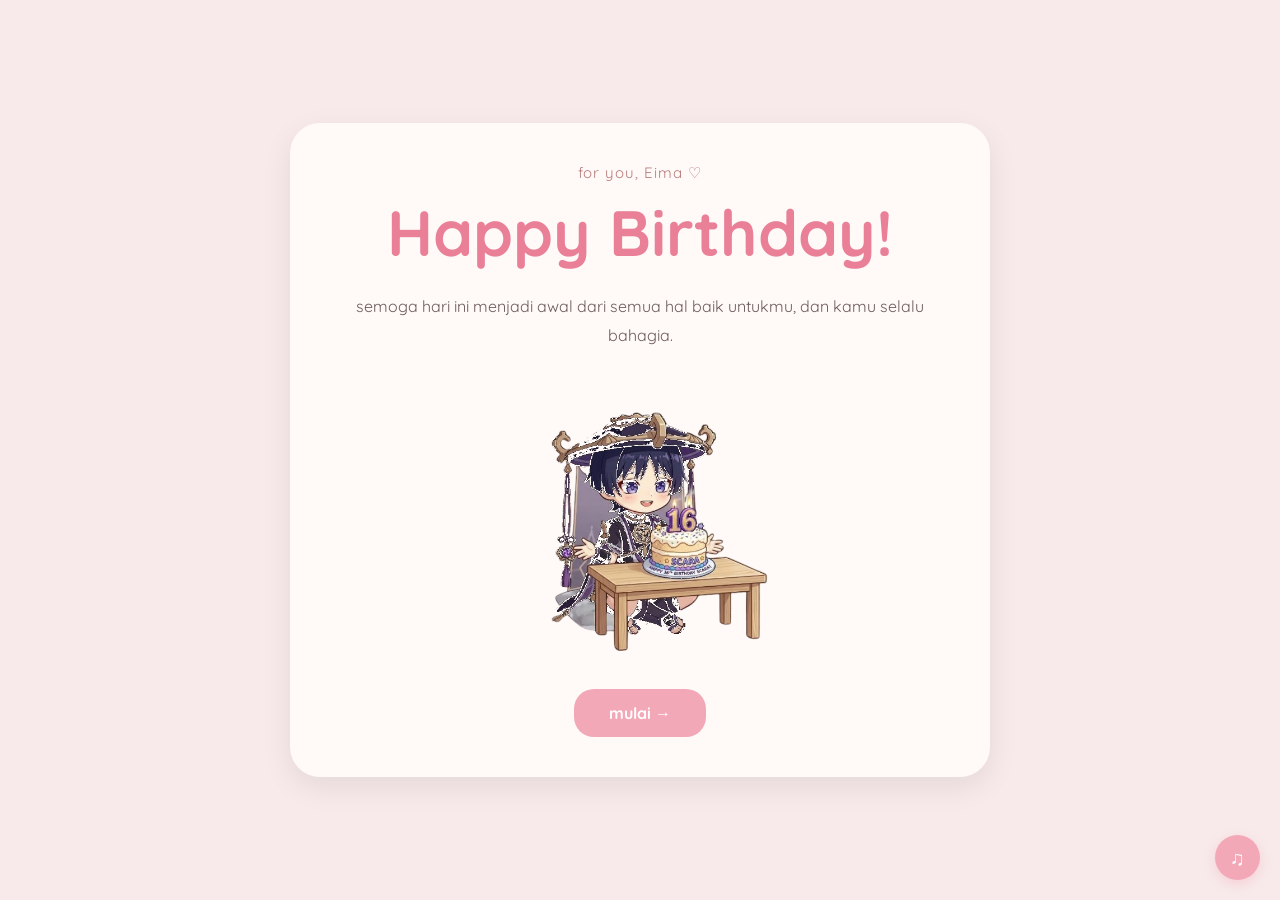
<file: for u birthday/index.html>
<!DOCTYPE html>
<html lang="en">

<head>
  <meta charset="UTF-8" />
  <meta name="viewport" content="width=device-width, initial-scale=1.0" />
  <title>Happy Birthday Rumi</title>

  <link rel="stylesheet" href="css/style.css">
</head>

<body class="home">

  <div class="container">

    <div class="card hero-card">

      <p class="small-title">for you, Eima ♡</p>

      <h1>Happy Birthday!</h1>

      <p class="desc">
        semoga hari ini menjadi awal dari semua hal baik untukmu,
        dan kamu selalu bahagia.
      </p>

      <img src="1.png" class="main-character" alt="Birthday Scara">

      <a href="wishes.html" class="btn">
        mulai →
      </a>

    </div>

  </div>
  <script src="js/script.js"></script>
  <script>
    // Remove background color (auto-detect based on top-left pixel)
    const img = document.querySelector('.main-character');
    if (img) {
      // Avoid double processing
      let processed = false;

      img.onload = function () {
        if (processed) return;

        const canvas = document.createElement('canvas');
        canvas.width = img.naturalWidth;
        canvas.height = img.naturalHeight;
        const ctx = canvas.getContext('2d', { willReadFrequently: true });
        ctx.drawImage(img, 0, 0);

        const imageData = ctx.getImageData(0, 0, canvas.width, canvas.height);
        const data = imageData.data;

        // Sample top-left pixel as background color
        const bgR = data[0];
        const bgG = data[1];
        const bgB = data[2];

        const tolerance = 40;

        for (let i = 0; i < data.length; i += 4) {
          const r = data[i];
          const g = data[i + 1];
          const b = data[i + 2];

          // Check if pixel is close to background color
          if (Math.abs(r - bgR) <= tolerance &&
            Math.abs(g - bgG) <= tolerance &&
            Math.abs(b - bgB) <= tolerance) {
            data[i + 3] = 0; // make transparent
          }
        }

        processed = true;
        ctx.putImageData(imageData, 0, 0);
        img.src = canvas.toDataURL('image/png');
      };

      // Trigger reload if already cached
      if (img.complete) {
        const src = img.src;
        img.src = '';
        img.src = src;
      }
    }
  </script>
</body>

</html>
</file>
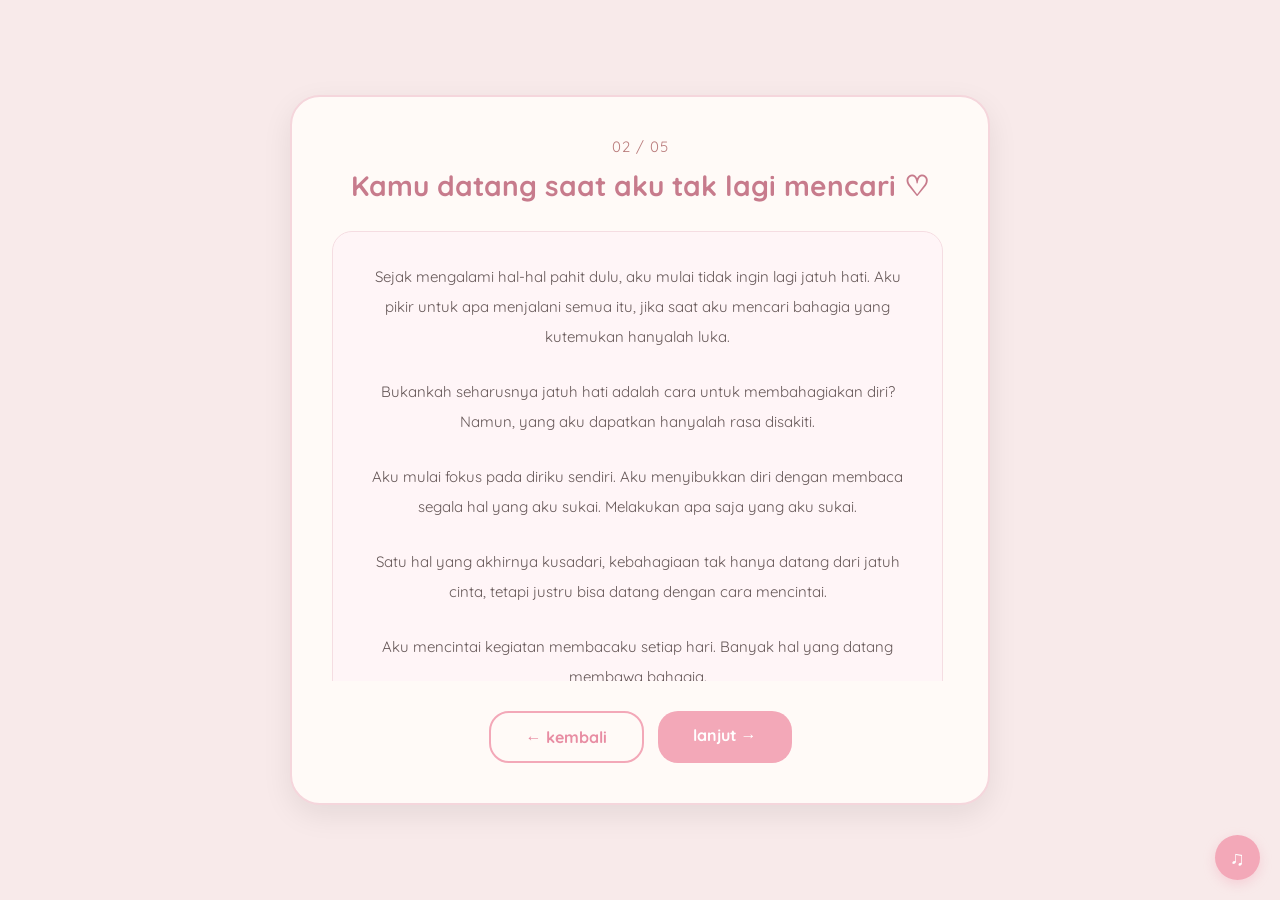
<file: for u birthday/datang.html>
<!DOCTYPE html>
<html lang="en">

<head>
  <meta charset="UTF-8">
  <meta name="viewport" content="width=device-width, initial-scale=1.0">
  <title>Kamu Datang</title>
  <link rel="stylesheet" href="css/style.css">
</head>

<body>

  <div class="container">

    <div class="card content-card">

      <p class="small-title">02 / 05</p>

      <h2>Kamu datang saat aku tak lagi mencari ♡</h2>

      <div class="scroll-content">
        <div class="content-body">

          <p>
            Sejak mengalami hal-hal pahit dulu, aku mulai tidak ingin lagi jatuh hati. Aku pikir untuk apa menjalani semua itu, jika saat aku mencari bahagia yang kutemukan hanyalah luka.
          </p>
          <p>
            Bukankah seharusnya jatuh hati adalah cara untuk membahagiakan diri? Namun, yang aku dapatkan hanyalah rasa disakiti.
          </p>

          <p>
            Aku mulai fokus pada diriku sendiri. Aku menyibukkan diri dengan membaca segala hal yang aku sukai. Melakukan apa saja yang aku sukai.
          </p>
          <p>
            Satu hal yang akhirnya kusadari, kebahagiaan tak hanya datang dari jatuh cinta, tetapi justru bisa datang dengan cara mencintai.
          </p>

          <p>
            Aku mencintai kegiatan membacaku setiap hari. Banyak hal yang datang membawa bahagia.
          </p>
          <p>
            Kabar dari teman-teman pembaca, foto selfie mereka dengan buku-buku yang aku rekomendasikan. Semuanya membuatku menemukan bahagia yang lain.
          </p>

          <p>
            Saat aku tidak lagi mencari seseorang untuk membuatku bahagia, justru aku bisa membahagiakan diriku sendiri.
          </p>
          <p>
            Aku bisa lebih banyak memberikan perhatian kepada diriku sendiri. Aku bisa pelan-pelan mencapai impianku satu persatu.
          </p>

          <p>
            Hingga, suatu hari aku bertemu denganmu. Aku menemukanmu saat aku tak pernah mencari.
          </p>
          <p>
            Waktulah yang membuat kita menyadari. Saat aku bisa membahagiakan diriku sendiri, cinta datang dengan sendirinya. Kamu melengkapi kebahagiaan yang aku miliki.
          </p>

          <p>
            Hingga kini, kita sudah melewati waktu yang cukup lama. Aku tak pernah menduga, cinta yang datang tiba-tiba itu bisa lebih kuat dari perasaan yang tumbuh menggebu seperti dulu.
          </p>
          <p>
            Semoga apa-apa yang kita jaga hari ini tetap menjadi perasaan yang kuat dan menguatkan.
          </p>

          <p>
            Sebab, aku tak pernah mencarimu. Cintalah yang membawamu ke hadapanku.
          </p>
          <p>
            Semoga cinta juga selalu menjaga apa pun yang kita perjuangkan dengan usaha dan doa-doa.
          </p>
          <p class="last-text">
            Jaga hatimu di sana, sebab cintaku selalu memilihmu di sini.
          </p>

        </div>
      </div>

      <div class="btn-group">
        <a href="harapan.html" class="btn btn-back">
          ← kembali
        </a>
        <a href="rindu.html" class="btn">
          lanjut →
        </a>
      </div>

    </div>

  </div>
  <script src="js/script.js"></script>
</body>

</html>
</file>
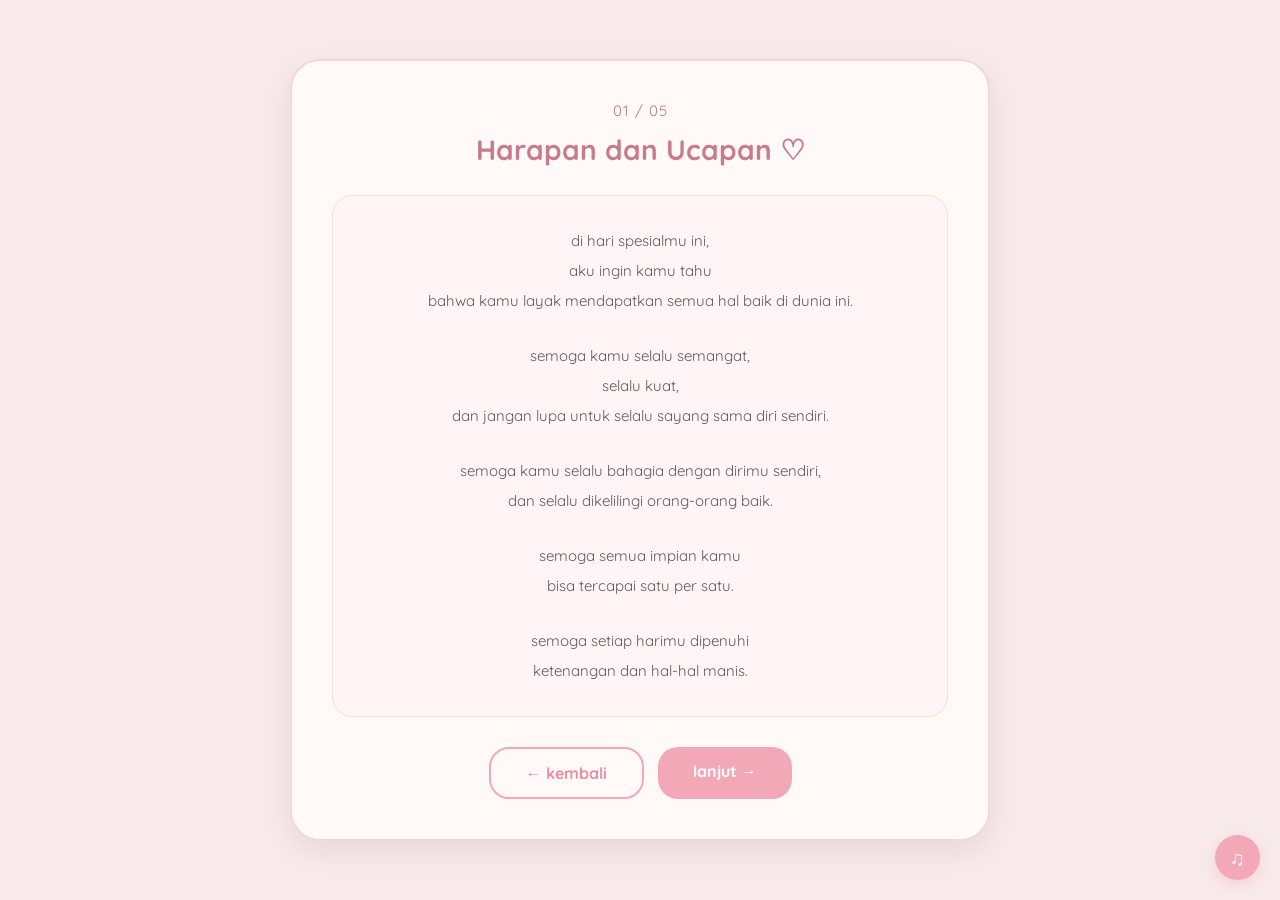
<file: for u birthday/harapan.html>
<!DOCTYPE html>
<html lang="en">

<head>
  <meta charset="UTF-8">
  <meta name="viewport" content="width=device-width, initial-scale=1.0">
  <title>Harapan dan Ucapan</title>
  <link rel="stylesheet" href="css/style.css">
</head>

<body>

  <div class="container">

    <div class="card content-card">

      <p class="small-title">01 / 05</p>

      <h2>Harapan dan Ucapan ♡</h2>

      <div class="content-body">
        <p>
          di hari spesialmu ini, <br>
          aku ingin kamu tahu <br>
          bahwa kamu layak mendapatkan semua hal baik di dunia ini.
        </p>

        <p>
          semoga kamu selalu semangat, <br>
          selalu kuat, <br>
          dan jangan lupa untuk selalu sayang sama diri sendiri.
        </p>

        <p>
          semoga kamu selalu bahagia dengan dirimu sendiri, <br>
          dan selalu dikelilingi orang-orang baik.
        </p>

        <p>
          semoga semua impian kamu <br>
          bisa tercapai satu per satu.
        </p>

        <p>
          semoga setiap harimu dipenuhi <br>
          ketenangan dan hal-hal manis.
        </p>
      </div>

      <div class="btn-group">
        <a href="wishes.html" class="btn btn-back">
          ← kembali
        </a>
        <a href="datang.html" class="btn">
          lanjut →
        </a>
      </div>

    </div>

  </div>
  <script src="js/script.js"></script>
</body>

</html>
</file>
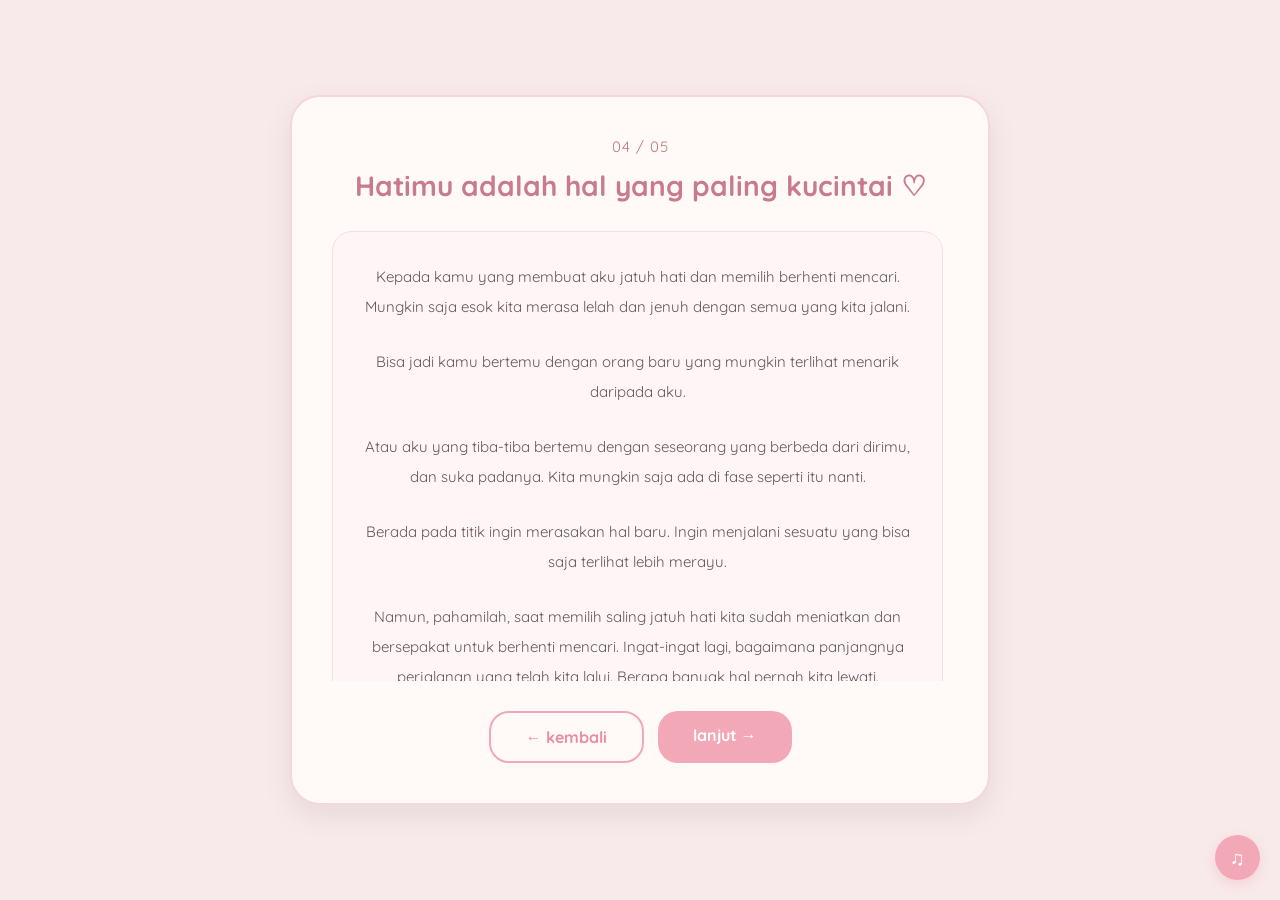
<file: for u birthday/hatimu.html>
<!DOCTYPE html>
<html lang="en">

<head>
  <meta charset="UTF-8">
  <meta name="viewport" content="width=device-width, initial-scale=1.0">
  <title>Hatimu</title>
  <link rel="stylesheet" href="css/style.css">
</head>

<body>

  <div class="container">

    <div class="card content-card">

      <p class="small-title">04 / 05</p>

      <h2>Hatimu adalah hal yang paling kucintai ♡</h2>

      <div class="scroll-content">
        <div class="content-body">

          <p>
            Kepada kamu yang membuat aku jatuh hati dan memilih berhenti mencari. Mungkin saja esok kita merasa lelah dan jenuh dengan semua yang kita jalani.
          </p>
          <p>
            Bisa jadi kamu bertemu dengan orang baru yang mungkin terlihat menarik daripada aku.
          </p>

          <p>
            Atau aku yang tiba-tiba bertemu dengan seseorang yang berbeda dari dirimu, dan suka padanya. Kita mungkin saja ada di fase seperti itu nanti.
          </p>
          <p>
            Berada pada titik ingin merasakan hal baru. Ingin menjalani sesuatu yang bisa saja terlihat lebih merayu.
          </p>

          <p>
            Namun, pahamilah, saat memilih saling jatuh hati kita sudah meniatkan dan bersepakat untuk berhenti mencari. Ingat-ingat lagi, bagaimana panjangnya perjalanan yang telah kita lalui. Berapa banyak hal pernah kita lewati.
          </p>
          <p>
            Lalu, jika saat ini ada hal baru, yang bisa jadi hanya penguji rasa di dada. Akankah kamu menyerah begitu saja?
          </p>

          <p>
            Bukankah kita selalu percaya; cinta jauh lebih kuat dari apa saja.
          </p>
          <p>
            Marilah mendekat untuk mendekapku lagi. Pelan-pelan kuatkan lagi janji-janji yang mungkin kendur sebab ambisi. Kita rekatkan lagi perasaan-perasaan yang mulai dingin dan pucat pasi.
          </p>

          <p>
            Sebab, kita sudah memilih saling jatuh cinta. Maka, selayaknya bertahan dan kembali saling menjaga.
          </p>
          <p>
            Hatimu sudah menjadi bagian dari apa saja yang aku gelisahkan. Begitu pun dengan hidupku, sudah menjadi pengisi hari-harimu. Hal-hal yang tak pernah ingin lepas dari apa saja yang kau hadapi. Senang dan sedihmu.
          </p>

          <p>
            Semoga kamu mengerti, bahwa dengan tetap mencintai dan bertahan padamu aku merelakan banyak hal terlewati. Namun aku tidak pernah menyesali, sebab bersamamu hal sederhana pun bisa terasa lebih berarti.
          </p>
          <p>
            Jangan berniat pergi. Hatimu sudah terlanjur menjadi hal yang dengan penuh kucintai.
          </p>

          <p>
            Kita adalah dua orang yang sama-sama berjuang melawan rayuan. Bukan kamu saja yang sedang memperjuangkan. Aku pun juga selalu mengabaikan perasaan lain yang datang kepadaku.
          </p>
          <p>
            Perasaan yang mungkin saja membuatku melepaskanmu jika mengikutinya. Namun, aku tidak pernah memilih membiarkannya hidup berlama-lama dalam kepalaku.
          </p>

          <p class="last-text">
            Sebab, aku sudah memilihmu dan selalu ingin berhenti mencari cinta yang baru.
          </p>

        </div>
      </div>

      <div class="btn-group">
        <a href="rindu.html" class="btn btn-back">
          ← kembali
        </a>
        <a href="jarak.html" class="btn">
          lanjut →
        </a>
      </div>

    </div>

  </div>
  <script src="js/script.js"></script>
</body>

</html>
</file>
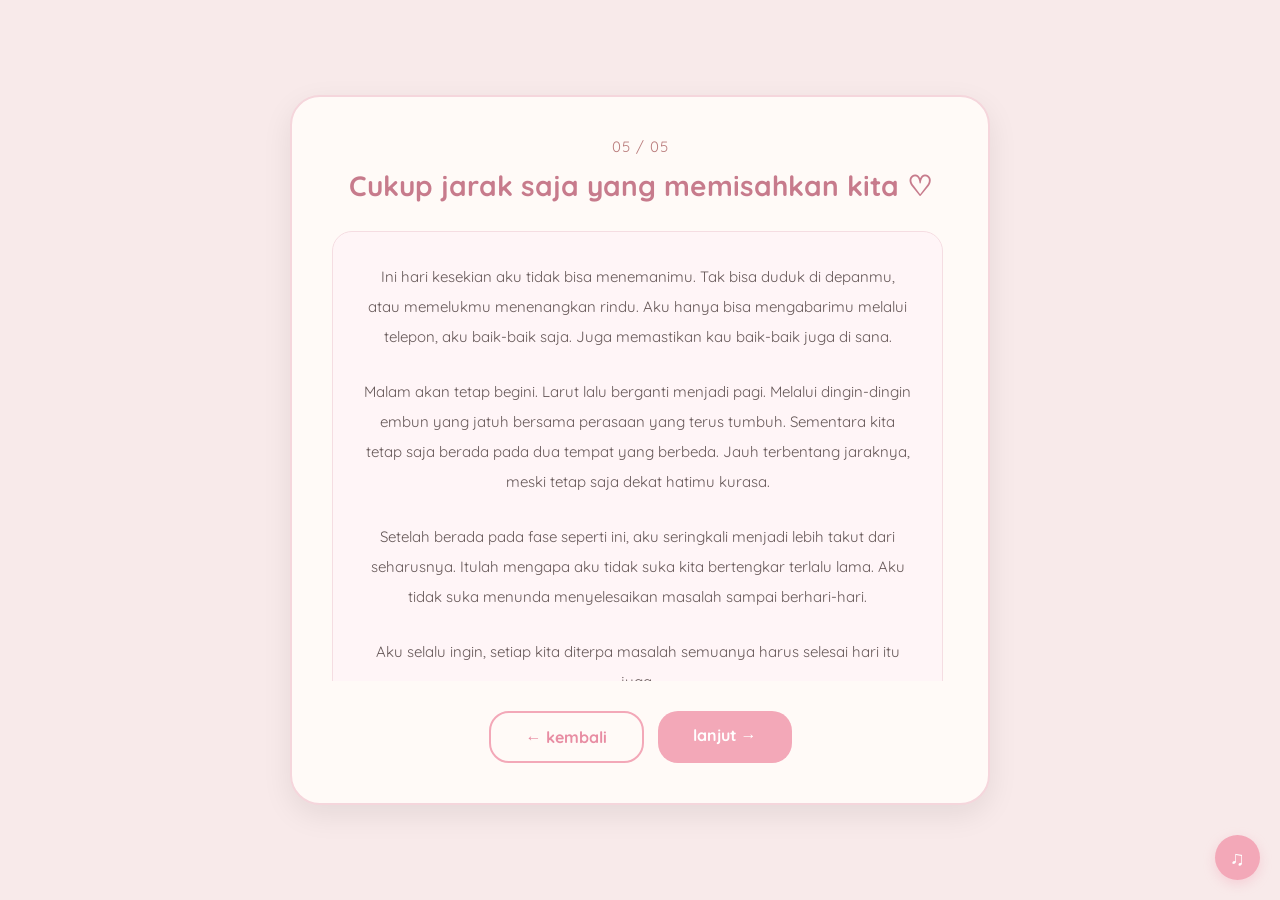
<file: for u birthday/jarak.html>
<!DOCTYPE html>
<html lang="en">

<head>
  <meta charset="UTF-8">
  <meta name="viewport" content="width=device-width, initial-scale=1.0">
  <title>Cukup Jarak Saja</title>
  <link rel="stylesheet" href="css/style.css">
</head>

<body>

  <div class="container">

    <div class="card content-card">

      <p class="small-title">05 / 05</p>

      <h2>Cukup jarak saja yang memisahkan kita ♡</h2>

      <div class="scroll-content">
        <div class="content-body">

          <p>
            Ini hari kesekian aku tidak bisa menemanimu. Tak bisa duduk di depanmu, atau memelukmu menenangkan rindu. Aku hanya bisa mengabarimu melalui telepon, aku baik-baik saja. Juga memastikan kau baik-baik juga di sana.
          </p>

          <p>
            Malam akan tetap begini. Larut lalu berganti menjadi pagi. Melalui dingin-dingin embun yang jatuh bersama perasaan yang terus tumbuh. Sementara kita tetap saja berada pada dua tempat yang berbeda. Jauh terbentang jaraknya, meski tetap saja dekat hatimu kurasa.
          </p>

          <p>
            Setelah berada pada fase seperti ini, aku seringkali menjadi lebih takut dari seharusnya. Itulah mengapa aku tidak suka kita bertengkar terlalu lama. Aku tidak suka menunda menyelesaikan masalah sampai berhari-hari.
          </p>
          <p>
            Aku selalu ingin, setiap kita diterpa masalah semuanya harus selesai hari itu juga.
          </p>

          <p>
            Kau tahu, Eima, aku sama sekali tidak pernah ingin kau sedih sepersekian detik pun. Meski kejadian yang sudah seringkali membuatmu merasa sedih sebab aku yang salah.
          </p>
          <p>
            Maaf untuk segala yang pernah terjadi. Maaf atas ketakutanku yang berlebihan. Sikap yang kadang membuat kita menjadi saling menyakiti. Semoga semuanya tidak menjadi hal yang memisahkan.
          </p>

          <p>
            Aku hanya ingin denganmu saja. Menjalani hari-hari menyelesaikan banyak perkara. Mengurai rindu-rindu yang mendera menjadi puisi-puisi cinta.
          </p>
          <p>
            Menjadikan segala hal yang kita rencanakan lahir sebagai harapan untuk tetap berdua. Apa pun yang terjadi nanti, tetaplah denganku berdiri. Tetaplah memeluk jiwaku sepenuh hati.
          </p>

          <p>
            Cukup jarak saja yang memisahkan kita. Hatimu jangan ikut kau jauhkan juga. Dekaplah aku dengan cinta yang tetap dekat. Peluk aku dengan rindu yang menumpuk di dadamu.
          </p>
          <p>
            Jadilah seseorang yang membuatku tetap percaya bahwa cinta yang baik itu memang ada. Meski aku paham, tak ada yang benar-benar sempurna.
          </p>

          <p>
            Namun setidaknya kau dan aku bisa saling percaya, bahwa masih ada kisah yang tak berakhir luka. Masih ada kasih yang tak terkira curahnya.
          </p>
          <p>
            Ketahuilah, Eima, dengan penuh aku ingin menjadikanmu semesta. Seseorang yang mengutuhi hidupku yang tak lengkap, penyemangat dalam segala harap. Juga penerang dikala gelap.
          </p>

          <p>
            Masih panjang perjalanan yang harus kita lalui. Akan ada banyak hal besar dan kecil juga yang akan merintang. Kita bisa saja pada suatu hari jenuh. Kita bisa saja pada suatu hari berpikir untuk meninggalkan.
          </p>
          <p>
            Namun, pahamilah, Eima, aku ada untuk melengkapi kamu yang pernah terluka. Kamu diciptakan atas aku yang tidak sempurna.
          </p>

          <p>
            Jenuh dan lelah hanyalah hal biasa. Selama kita menjalani semuanya dengan benar-benar cinta, semua akan kembali baik seperti sedia kala.
          </p>
          <p>
            Kau harus pahami, aku manusia yang selalu ingin belajar memahamimu. Aku juga sangat paham, kau juga akan terus mengerti aku.
          </p>
          <p class="last-text">
            Tetaplah percaya; kita terlahir untuk saling jatuh cinta, dari hari ke hari.
          </p>

        </div>
      </div>

      <div class="btn-group">
        <a href="hatimu.html" class="btn btn-back">
          ← kembali
        </a>
        <a href="poem.html" class="btn">
          lanjut →
        </a>
      </div>

    </div>

  </div>
  <script src="js/script.js"></script>
</body>

</html>
</file>
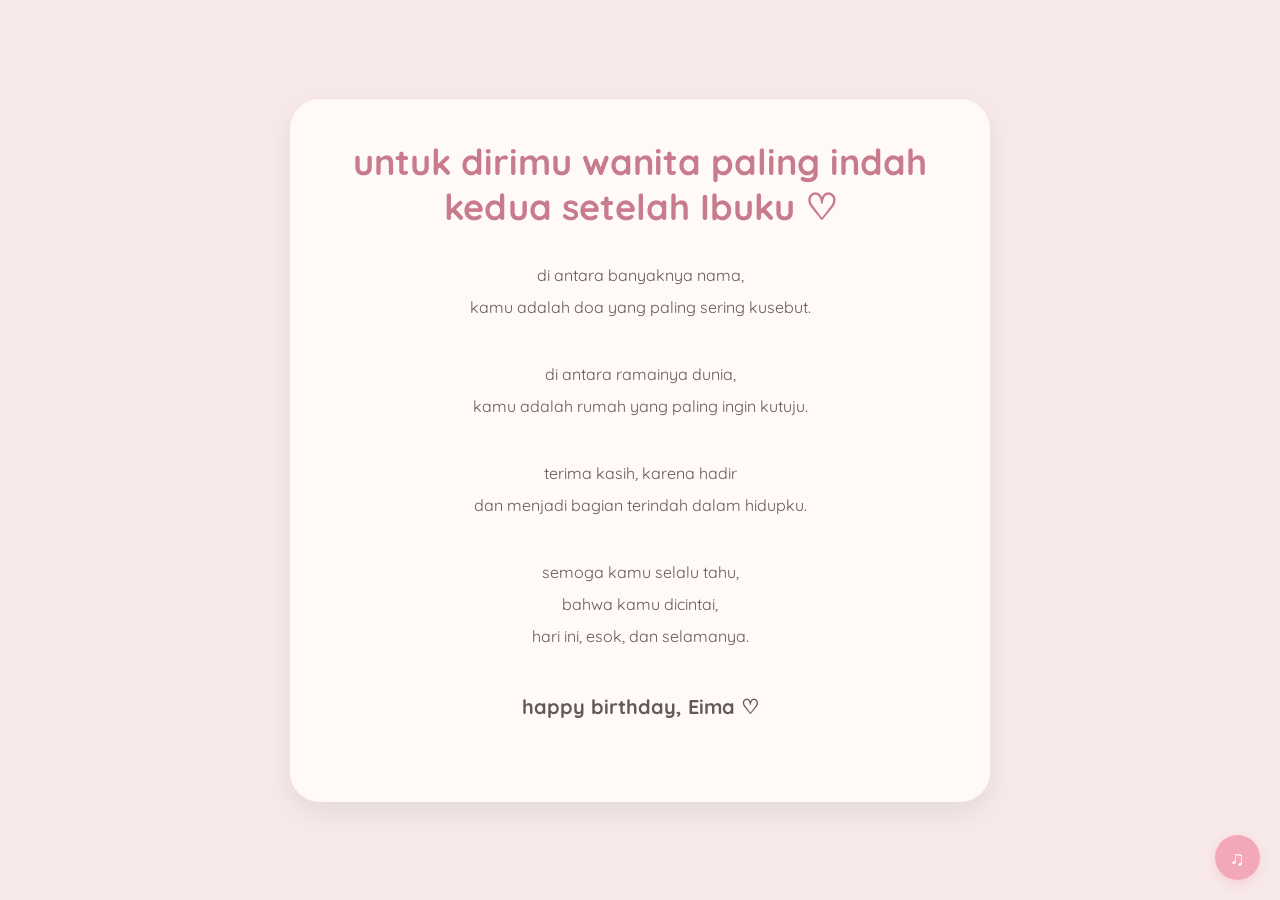
<file: for u birthday/poem.html>
<!DOCTYPE html>
<html lang="en">

<head>
  <meta charset="UTF-8">
  <meta name="viewport" content="width=device-width, initial-scale=1.0">

  <title>Last Message</title>

  <link rel="stylesheet" href="css/style.css">
</head>

<body>

  <div class="container">

    <div class="card poem-card">

      <h2>untuk dirimu wanita paling indah kedua setelah Ibuku ♡</h2>

      <div class="poem">

        <p>
          di antara banyaknya nama, <br>
          kamu adalah doa yang paling sering kusebut.
        </p>

        <p>
          di antara ramainya dunia, <br>
          kamu adalah rumah yang paling ingin kutuju.
        </p>

        <p>
          terima kasih, karena hadir <br>
          dan menjadi bagian terindah dalam hidupku.
        </p>

        <p>
          semoga kamu selalu tahu, <br>
          bahwa kamu dicintai, <br>
          hari ini, esok, dan selamanya.
        </p>

        <p class="last-text">
          happy birthday, Eima ♡
        </p>

      </div>



    </div>

  </div>
  <script src="js/script.js"></script>
</body>

</html>
</file>
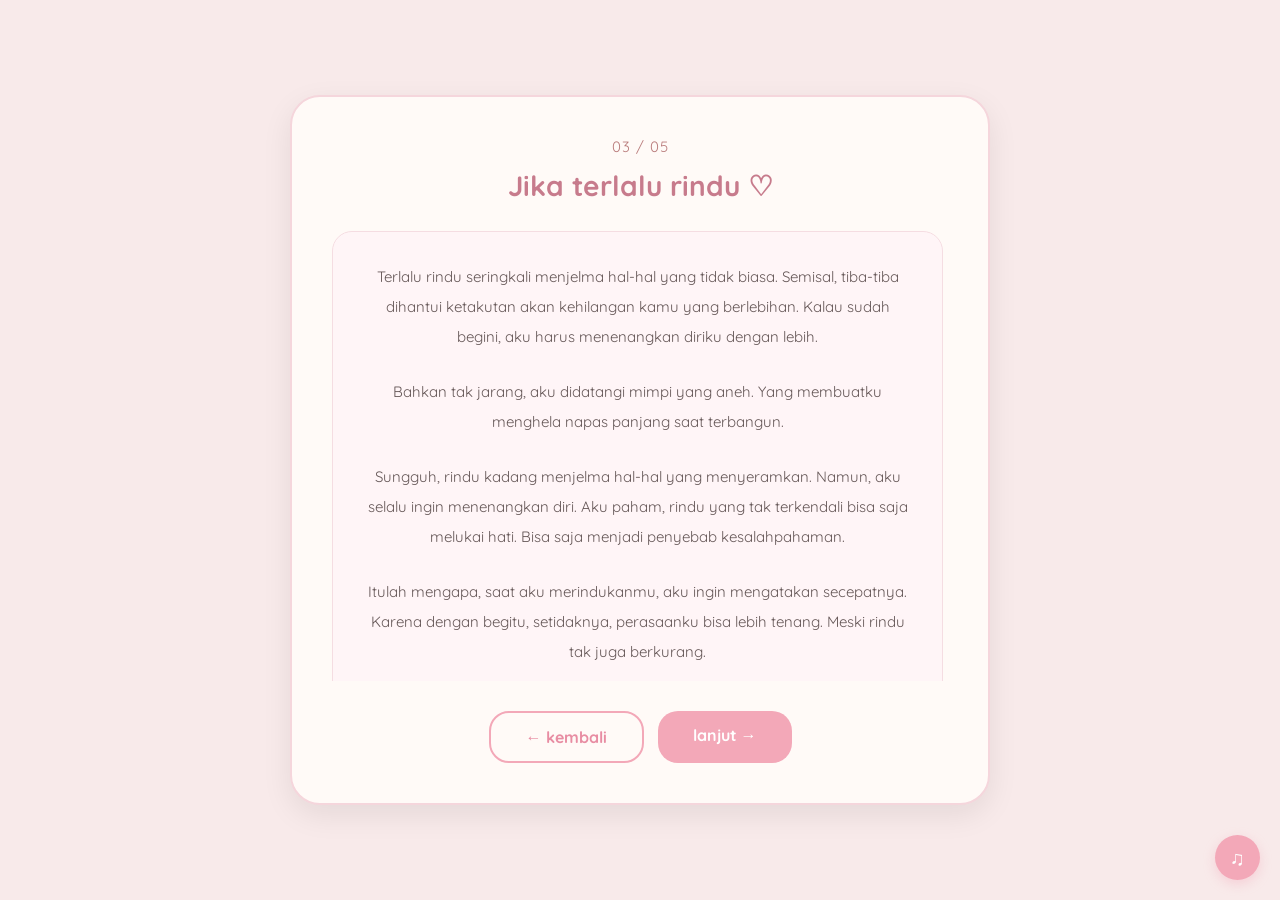
<file: for u birthday/rindu.html>
<!DOCTYPE html>
<html lang="en">

<head>
  <meta charset="UTF-8">
  <meta name="viewport" content="width=device-width, initial-scale=1.0">
  <title>Jika Terlalu Rindu</title>
  <link rel="stylesheet" href="css/style.css">
</head>

<body>

  <div class="container">

    <div class="card content-card">

      <p class="small-title">03 / 05</p>

      <h2>Jika terlalu rindu ♡</h2>

      <div class="scroll-content">
        <div class="content-body">

          <p>
            Terlalu rindu seringkali menjelma hal-hal yang tidak biasa. Semisal, tiba-tiba dihantui ketakutan akan kehilangan kamu yang berlebihan. Kalau sudah begini, aku harus menenangkan diriku dengan lebih.
          </p>
          <p>
            Bahkan tak jarang, aku didatangi mimpi yang aneh. Yang membuatku menghela napas panjang saat terbangun.
          </p>

          <p>
            Sungguh, rindu kadang menjelma hal-hal yang menyeramkan. Namun, aku selalu ingin menenangkan diri. Aku paham, rindu yang tak terkendali bisa saja melukai hati. Bisa saja menjadi penyebab kesalahpahaman.
          </p>
          <p>
            Itulah mengapa, saat aku merindukanmu, aku ingin mengatakan secepatnya. Karena dengan begitu, setidaknya, perasaanku bisa lebih tenang. Meski rindu tak juga berkurang.
          </p>

          <p>
            Jarak adalah satu-satunya hal yang harus kita kutuk. Namun apalah daya, kita tak pernah benar-benar bisa membuatnya seketika takluk.
          </p>
          <p>
            Aku tidak bisa berada di sampingmu saat ini juga. Saat rindu terasa semakin bergelora. Aku tak bisa menembus angin, lalu berdiri di sampingmu saat kau ingin.
          </p>

          <p>
            Kalau sudah rindu begini, aku hanya bisa mengabarimu. Atau memendam perasaanku sendiri. Dan rindu terasa semakin menyesakkan.
          </p>
          <p>
            Apalagi jika kau sibuk dengan duniamu. Mau tidak mau aku harus menerima. Aku tidak seharusnya menyalahkanmu. Itu bagian dari tuntutan hidupmu. Hanya saja rindu kadang membuat diri tak terkendali.
          </p>

          <p>
            Satu hal yang aku mengerti; saat rindu sudah terlalu menumpuk di dada ini, aku hanya perlu meyakini, di sana kau juga merasakan hal yang sama.
          </p>
          <p>
            Kita hanya perlu berdoa sampai saatnya tiba waktu kita untuk berjumpa.
          </p>

          <p>
            Untuk saat ini biarkan rindu menjelma menjadi doa-doa. Menjadi energi yang menumpuk di tubuh kita. Mengajari banyak hal tentang bagaimana tabah dalam hal mencintai. Dengan begitu, kita bisa merasa lebih tenang.
          </p>
          <p>
            Percayalah, segala yang dijalani dengan tabah akan membawa kita kepada kemenangan yang indah. Tetap jaga hatimu di sana, kujaga rinduku padamu seutuhnya.
          </p>

          <p>
            Tetaplah mengadu pada Tuhan, jika kita sudah merasa tidak tahan untuk ingin bertemu. Sebab semua yang terasa tak akan pernah ada jika tak ada yang mengaturnya.
          </p>
          <p>
            Kita serahkan semua kepada yang MahaCinta. Hanya itu yang bisa kita lakukan, saat jarak tak bisa kita bunuh seketika.
          </p>

          <p>
            Aku ingin kau mengerti, di sini aku juga sedang berjuang sepenuh hati. Sama seperti aku percaya; di sana kau juga sedang berjuang untuk mempersiapkan segala rencana yang akan kita jalani nanti.
          </p>
          <p class="last-text">
            Kalau rindu datang lagi kepada kita, menumpuk dan membuat kita merasa hampir gila. Berserahlah cinta, sebab tiada cinta tanpa keinginan-Nya.
          </p>

        </div>
      </div>

      <div class="btn-group">
        <a href="datang.html" class="btn btn-back">
          ← kembali
        </a>
        <a href="hatimu.html" class="btn">
          lanjut →
        </a>
      </div>

    </div>

  </div>
  <script src="js/script.js"></script>
</body>

</html>
</file>
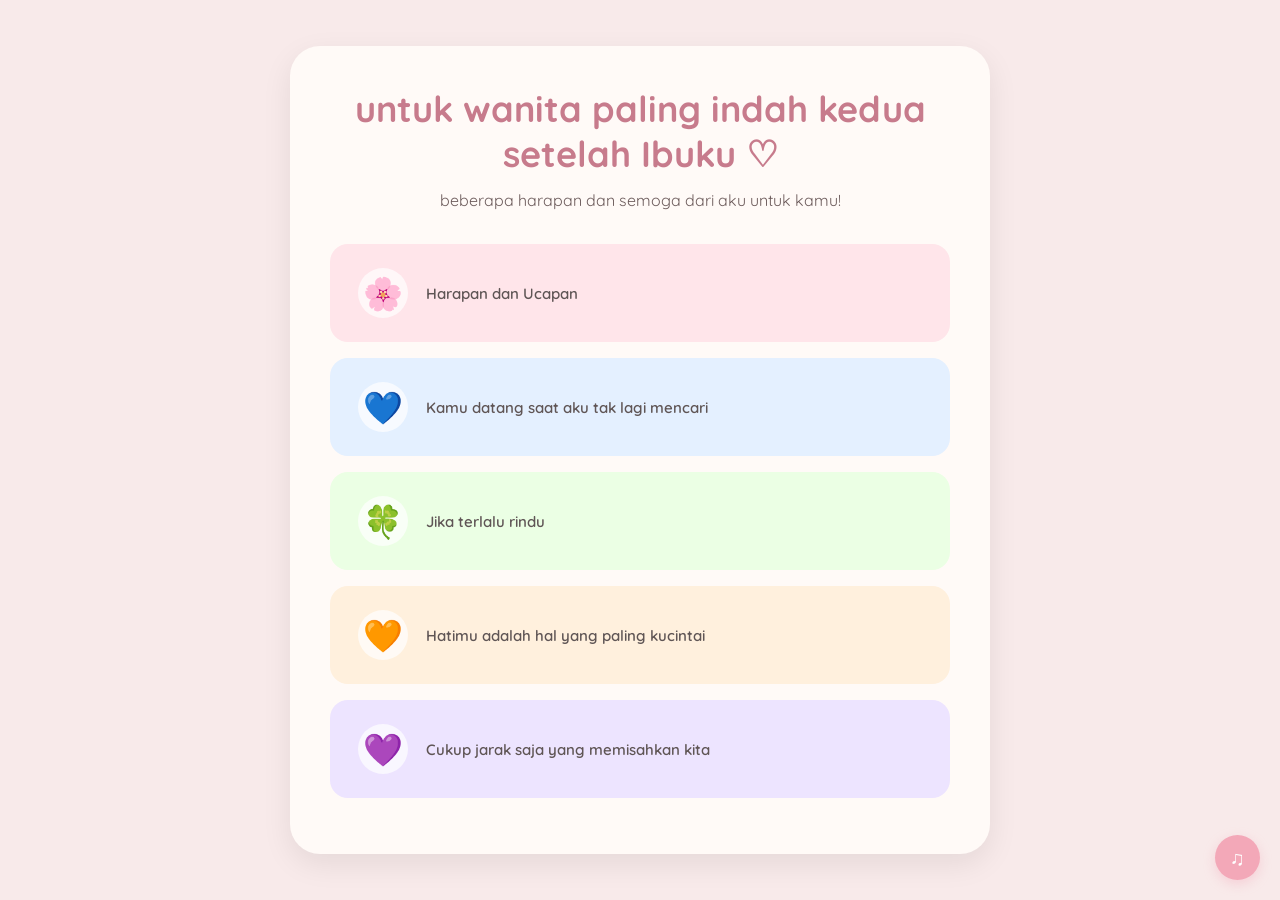
<file: for u birthday/wishes.html>
<!DOCTYPE html>
<html lang="en">

<head>
  <meta charset="UTF-8">
  <meta name="viewport" content="width=device-width, initial-scale=1.0">

  <title>For Rumi</title>

  <link rel="stylesheet" href="css/style.css">
</head>

<body>

  <div class="container">

    <div class="card wishes-card">

      <h2>untuk wanita paling indah kedua setelah Ibuku ♡</h2>

      <p class="subtitle">
        beberapa harapan dan semoga dari aku untuk kamu!
      </p>

      <div class="wishes-list">

        <a href="harapan.html" class="wish-box pink">
          <div class="wish-icon">🌸</div>
          <p>Harapan dan Ucapan</p>
        </a>

        <a href="datang.html" class="wish-box blue">
          <div class="wish-icon">💙</div>
          <p>Kamu datang saat aku tak lagi mencari</p>
        </a>

        <a href="rindu.html" class="wish-box green">
          <div class="wish-icon">🍀</div>
          <p>Jika terlalu rindu</p>
        </a>

        <a href="hatimu.html" class="wish-box orange">
          <div class="wish-icon">🧡</div>
          <p>Hatimu adalah hal yang paling kucintai</p>
        </a>

        <a href="jarak.html" class="wish-box purple">
          <div class="wish-icon">💜</div>
          <p>Cukup jarak saja yang memisahkan kita</p>
        </a>

      </div>

    </div>

  </div>
  <script src="js/script.js"></script>
</body>

</html>
</file>
<file: for u birthday/css/style.css>
@import url('https://fonts.googleapis.com/css2?family=Quicksand:wght@400;600;700&display=swap');

*{
  margin: 0;
  padding: 0;
  box-sizing: border-box;
  font-family: 'Quicksand', sans-serif;
}

body{
  background: #f8eaea;
  min-height: 100vh;
  display: flex;
  justify-content: center;
  align-items: center;
  padding: 30px;
}

.container{
  width: 100%;
  max-width: 700px;
}

/* ========== Card Base ========== */
.card{
  background: #fffaf7;
  border-radius: 30px;
  padding: 40px;
  box-shadow: 0 10px 30px rgba(0,0,0,0.08);
  position: relative;
  overflow: hidden;
}

/* ========== Hero Card (index) ========== */
.hero-card{
  text-align: center;
}

.small-title{
  color: #b97b7b;
  font-size: 15px;
  margin-bottom: 10px;
  letter-spacing: 1px;
}

h1{
  font-size: 64px;
  color: #ea7f98;
  margin-bottom: 20px;
}

h2{
  text-align: center;
  color: #c77b8c;
  margin-bottom: 10px;
  font-size: 36px;
}

.desc,
.subtitle{
  color: #6d5c5c;
  line-height: 1.8;
  margin-bottom: 30px;
}

.main-character{
  width: 280px;
  display: block;
  margin: auto;
  border-radius: 20px;
}

/* ========== Button ========== */
.btn{
  display: inline-block;
  margin-top: 30px;
  background: #f3a8b8;
  color: white;
  text-decoration: none;
  padding: 14px 35px;
  border-radius: 20px;
  font-weight: bold;
  transition: 0.3s;
}

.btn:hover{
  transform: scale(1.05);
  background: #ea8ca0;
}

.btn-group{
  display: flex;
  gap: 14px;
  justify-content: center;
  margin-top: 30px;
}

.btn-group .btn{
  margin-top: 0;
}

.btn-back{
  background: transparent;
  color: #e88da3;
  border: 2px solid #f3a8b8;
}

.btn-back:hover{
  background: #fdf0f3;
  color: #d8708a;
}

/* ========== Wishes Card ========== */
.wishes-card{
  text-align: center;
}

.wishes-list{
  margin-top: 20px;
}

.wish-box{
  display: flex;
  align-items: center;
  gap: 18px;
  padding: 22px 26px;
  border-radius: 18px;
  margin-bottom: 16px;
  text-align: left;
  text-decoration: none;
  border: 2px solid transparent;
  transition: transform 0.3s ease, box-shadow 0.3s ease, border-color 0.3s ease;
  cursor: pointer;
}

.wish-box:hover{
  transform: translateY(-3px);
  box-shadow: 0 6px 18px rgba(0,0,0,0.07);
  border-color: rgba(0,0,0,0.06);
}

.wish-icon{
  font-size: 32px;
  flex-shrink: 0;
  width: 50px;
  height: 50px;
  display: flex;
  align-items: center;
  justify-content: center;
  border-radius: 50%;
  background: rgba(255,255,255,0.7);
}

.wish-box p{
  line-height: 1.7;
  color: #5f5555;
  font-size: 15px;
  font-weight: 600;
}

.pink{
  background: #ffe5ea;
}

.blue{
  background: #e4f0ff;
}

.green{
  background: #ebffe4;
}

.orange{
  background: #fff0dd;
}

.purple{
  background: #ede4ff;
}

/* ========== Content Card (5 pages) ========== */
.content-card{
  text-align: center;
  border: 2px solid #f5d6dc;
}

.content-card h2{
  font-size: 28px;
  margin-bottom: 25px;
  line-height: 1.4;
}

.content-body{
  margin-top: 20px;
  padding: 30px;
  background: #fff5f7;
  border-radius: 20px;
  border: 1px solid #f5dde2;
}

.content-body p{
  text-align: center;
  margin-bottom: 25px;
  line-height: 2;
  color: #665858;
  font-size: 15px;
}

.content-body p:last-child{
  margin-bottom: 0;
}

/* ========== Scroll Content (vertical) ========== */
.scroll-content{
  margin-top: 20px;
  max-height: 450px;
  overflow-y: auto;
  padding-right: 5px;
}

/* Custom scrollbar */
.scroll-content::-webkit-scrollbar{
  width: 6px;
}

.scroll-content::-webkit-scrollbar-track{
  background: transparent;
}

.scroll-content::-webkit-scrollbar-thumb{
  background: #f3a8b8;
  border-radius: 10px;
}

.scroll-content .content-body{
  margin-top: 0;
}

/* ========== Slider ========== */
.slider{
  margin-top: 20px;
}

.slides-wrapper{
  position: relative;
  min-height: 200px;
}

.slide{
  display: none;
  animation: slideFadeIn 0.5s ease forwards;
}

.slide.active{
  display: block;
}

@keyframes slideFadeIn{
  from{
    opacity: 0;
    transform: translateY(8px);
  }
  to{
    opacity: 1;
    transform: translateY(0);
  }
}

.slider-controls{
  display: flex;
  align-items: center;
  justify-content: center;
  gap: 16px;
  margin-top: 24px;
}

.slider-btn{
  width: 40px;
  height: 40px;
  border-radius: 50%;
  border: 2px solid #f3a8b8;
  background: transparent;
  color: #e88da3;
  font-size: 18px;
  cursor: pointer;
  transition: 0.3s;
  display: flex;
  align-items: center;
  justify-content: center;
  font-family: 'Quicksand', sans-serif;
  font-weight: 700;
}

.slider-btn:hover{
  background: #f3a8b8;
  color: white;
}

.slider-dots{
  display: flex;
  gap: 8px;
  align-items: center;
}

.dot{
  width: 10px;
  height: 10px;
  border-radius: 50%;
  background: #f0d4da;
  cursor: pointer;
  transition: 0.3s;
}

.dot.active{
  background: #ea7f98;
  transform: scale(1.3);
}

/* ========== Poem Card ========== */
.poem{
  margin-top: 30px;
}

.poem p{
  text-align: center;
  margin-bottom: 35px;
  line-height: 2;
  color: #665858;
}

.last-text{
  color: #d8708a;
  font-weight: bold;
  font-size: 20px;
}

.poem-char{
  width: 180px;
  display: block;
  margin: auto;
}

/* ========== Responsive ========== */
@media(max-width:768px){

  h1{
    font-size: 48px;
  }

  h2{
    font-size: 24px;
  }

  .card{
    padding: 25px;
  }

  .content-body{
    padding: 20px;
  }

  .wish-box{
    flex-direction: column;
    text-align: center;
    padding: 18px;
  }

  .main-character{
    width: 220px;
  }

}

/* ========== Animations ========== */
body{
  opacity: 0;
  transition: 1s;
}

body.show{
  opacity: 1;
}

.card{
  opacity: 0;
  transform: translateY(30px);
  transition: 0.8s;
}

.card.active{
  opacity: 1;
  transform: translateY(0);
}

/* Staggered wish-box animation */
.wish-box{
  opacity: 0;
  transform: translateY(15px);
  animation: fadeUp 0.5s ease forwards;
}

.wish-box:nth-child(1){ animation-delay: 0.3s; }
.wish-box:nth-child(2){ animation-delay: 0.5s; }
.wish-box:nth-child(3){ animation-delay: 0.7s; }
.wish-box:nth-child(4){ animation-delay: 0.9s; }
.wish-box:nth-child(5){ animation-delay: 1.1s; }

@keyframes fadeUp{
  to{
    opacity: 1;
    transform: translateY(0);
  }
}

/* Content body paragraph animation */
.content-body p{
  opacity: 0;
  transform: translateY(10px);
  animation: fadeUp 0.6s ease forwards;
}

.content-body p:nth-child(1){ animation-delay: 0.4s; }
.content-body p:nth-child(2){ animation-delay: 0.7s; }
.content-body p:nth-child(3){ animation-delay: 1.0s; }
.content-body p:nth-child(4){ animation-delay: 1.3s; }
.content-body p:nth-child(5){ animation-delay: 1.6s; }

/* ========== Floating Hearts ========== */
.heart{
  position: fixed;
  top: -20px;
  font-size: 20px;
  color: #ff9bb0;

  animation: fall linear forwards;

  z-index: 999;
  pointer-events: none;
}

@keyframes fall{

  to{
    transform: translateY(110vh);
    opacity: 0;
  }

}

/* ========== Music Button ========== */
.music-btn{
  position: fixed;
  bottom: 20px;
  right: 20px;
  width: 45px;
  height: 45px;
  border-radius: 50%;
  background: #f3a8b8;
  color: white;
  border: none;
  font-size: 20px;
  cursor: pointer;
  z-index: 1000;
  box-shadow: 0 4px 12px rgba(243, 168, 184, 0.4);
  transition: 0.3s;
  display: flex;
  align-items: center;
  justify-content: center;
}

.music-btn:hover{
  transform: scale(1.1);
  background: #ea8ca0;
}
</file>
